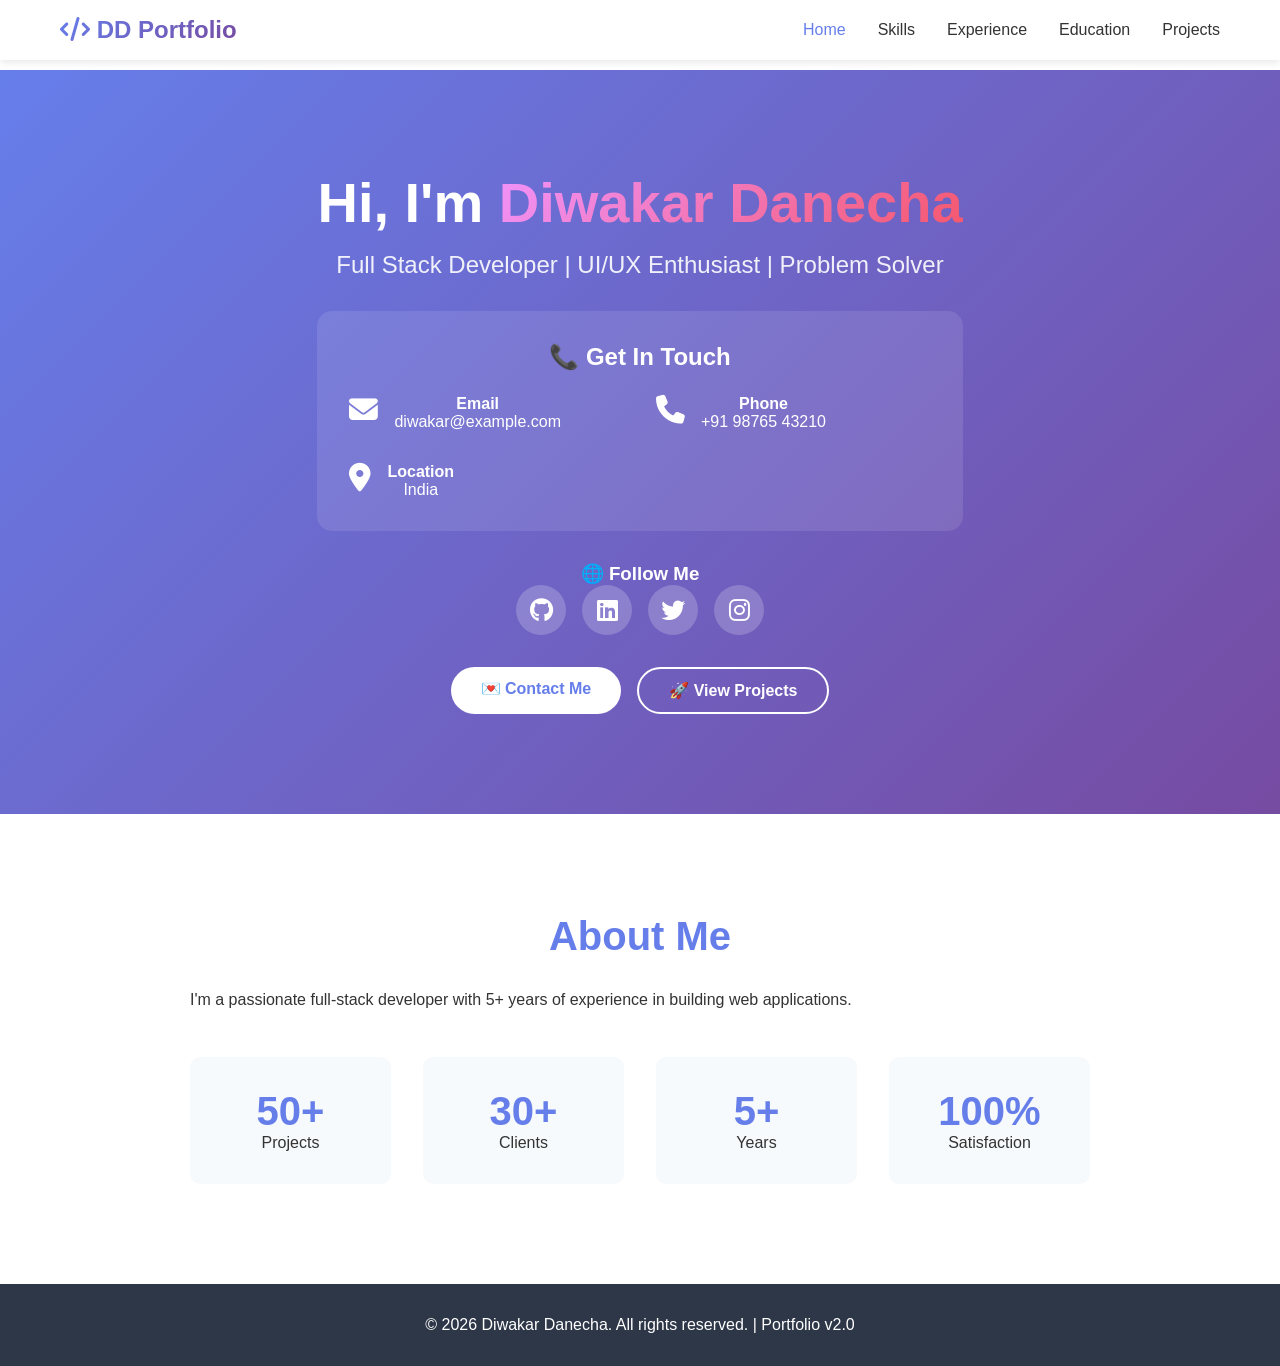
<file: index.html>
<!DOCTYPE html>
<html lang="en">
<head>
    <meta charset="UTF-8">
    <meta name="viewport" content="width=device-width, initial-scale=1.0">
    <link rel="stylesheet" href="https://cdnjs.cloudflare.com/ajax/libs/font-awesome/6.4.0/css/all.min.css">
    <title>Diwakar Danecha - Web Developer</title>
    <style>
        * { margin: 0; padding: 0; box-sizing: border-box; }
        body { font-family: 'Segoe UI', Tahoma, Geneva, Verdana, sans-serif; color: #333; }
        nav { background: #fff; position: fixed; width: 100%; top: 0; z-index: 1000; box-shadow: 0 2px 8px rgba(0,0,0,0.1); }
        .nav-container { max-width: 1200px; margin: 0 auto; display: flex; justify-content: space-between; align-items: center; padding: 1rem 20px; }
        .logo { font-size: 1.5rem; font-weight: bold; background: linear-gradient(135deg, #667eea, #764ba2); -webkit-background-clip: text; -webkit-text-fill-color: transparent; }
        .nav-menu { display: flex; list-style: none; gap: 2rem; }
        .nav-link { text-decoration: none; color: #333; font-weight: 500; transition: color 0.3s; }
        .nav-link:hover, .nav-link.active { color: #667eea; }
        main { margin-top: 70px; }
        .hero { background: linear-gradient(135deg, #667eea 0%, #764ba2 100%); color: white; padding: 100px 20px; text-align: center; min-height: 70vh; display: flex; align-items: center; justify-content: center; }
        .hero-content { max-width: 800px; }
        .hero h1 { font-size: 3.5rem; margin-bottom: 1rem; }
        .hero h1 span { background: linear-gradient(135deg, #f093fb, #f5576c); -webkit-background-clip: text; -webkit-text-fill-color: transparent; }
        .hero-subtitle { font-size: 1.5rem; opacity: 0.9; }
        .contact-section { background: rgba(255,255,255,0.1); padding: 2rem; border-radius: 15px; margin: 2rem 0; }
        .contact-section h3 { font-size: 1.5rem; margin-bottom: 1.5rem; }
        .contact-details { display: grid; grid-template-columns: repeat(auto-fit, minmax(200px, 1fr)); gap: 2rem; }
        .contact-item { display: flex; gap: 1rem; }
        .contact-item i { font-size: 1.8rem; }
        .social-icons { display: flex; gap: 1rem; justify-content: center; }
        .social-icon { width: 50px; height: 50px; border-radius: 50%; background: rgba(255,255,255,0.2); display: flex; align-items: center; justify-content: center; font-size: 1.5rem; color: white; text-decoration: none; transition: all 0.3s; }
        .social-icon:hover { background: white; color: #667eea; }
        .hero-buttons { display: flex; gap: 1rem; justify-content: center; margin-top: 2rem; }
        .btn { padding: 12px 30px; border-radius: 50px; text-decoration: none; font-weight: 600; border: none; cursor: pointer; }
        .btn-primary { background: white; color: #667eea; }
        .btn-secondary { background: transparent; color: white; border: 2px solid white; }
        .intro { padding: 100px 20px; background: white; }
        .intro-content { max-width: 900px; margin: 0 auto; }
        .intro-content h2 { font-size: 2.5rem; margin-bottom: 2rem; text-align: center; color: #667eea; }
        .intro-stats { display: grid; grid-template-columns: repeat(4, 1fr); gap: 2rem; margin-top: 3rem; }
        .stat-box { text-align: center; padding: 2rem; background: #f7fafc; border-radius: 10px; }
        .stat-box h3 { font-size: 2.5rem; color: #667eea; }
        footer { background: #2d3748; color: white; padding: 2rem; text-align: center; }
    </style>
</head>
<body>
    <nav>
        <div class="nav-container">
            <a href="index.html" class="logo"><i class="fas fa-code"></i> DD Portfolio</a>
            <ul class="nav-menu">
                <li><a href="index.html" class="nav-link active">Home</a></li>
                <li><a href="skills.html" class="nav-link">Skills</a></li>
                <li><a href="experience.html" class="nav-link">Experience</a></li>
                <li><a href="education.html" class="nav-link">Education</a></li>
                <li><a href="projects.html" class="nav-link">Projects</a></li>
            </ul>
        </div>
    </nav>

    <main>
        <section class="hero">
            <div class="hero-content">
                <h1>Hi, I'm <span>Diwakar Danecha</span></h1>
                <p class="hero-subtitle">Full Stack Developer | UI/UX Enthusiast | Problem Solver</p>
                
                <div class="contact-section">
                    <h3>📞 Get In Touch</h3>
                    <div class="contact-details">
                        <div class="contact-item">
                            <i class="fas fa-envelope"></i>
                            <div><h4>Email</h4><p>diwakar@example.com</p></div>
                        </div>
                        <div class="contact-item">
                            <i class="fas fa-phone"></i>
                            <div><h4>Phone</h4><p>+91 98765 43210</p></div>
                        </div>
                        <div class="contact-item">
                            <i class="fas fa-map-marker-alt"></i>
                            <div><h4>Location</h4><p>India</p></div>
                        </div>
                    </div>
                </div>

                <div style="margin: 2rem 0;">
                    <h3>🌐 Follow Me</h3>
                    <div class="social-icons">
                        <a href="#" class="social-icon"><i class="fab fa-github"></i></a>
                        <a href="#" class="social-icon"><i class="fab fa-linkedin"></i></a>
                        <a href="#" class="social-icon"><i class="fab fa-twitter"></i></a>
                        <a href="#" class="social-icon"><i class="fab fa-instagram"></i></a>
                    </div>
                </div>

                <div class="hero-buttons">
                    <a href="mailto:diwakar@example.com" class="btn btn-primary">💌 Contact Me</a>
                    <a href="projects.html" class="btn btn-secondary">🚀 View Projects</a>
                </div>
            </div>
        </section>

        <section class="intro">
            <div class="intro-content">
                <h2>About Me</h2>
                <p>I'm a passionate full-stack developer with 5+ years of experience in building web applications.</p>
                
                <div class="intro-stats">
                    <div class="stat-box"><h3>50+</h3><p>Projects</p></div>
                    <div class="stat-box"><h3>30+</h3><p>Clients</p></div>
                    <div class="stat-box"><h3>5+</h3><p>Years</p></div>
                    <div class="stat-box"><h3>100%</h3><p>Satisfaction</p></div>
                </div>
            </div>
        </section>
    </main>

    <footer>
        <p>&copy; 2026 Diwakar Danecha. All rights reserved. | Portfolio v2.0</p>
    </footer>
</body>
</html>
</file>
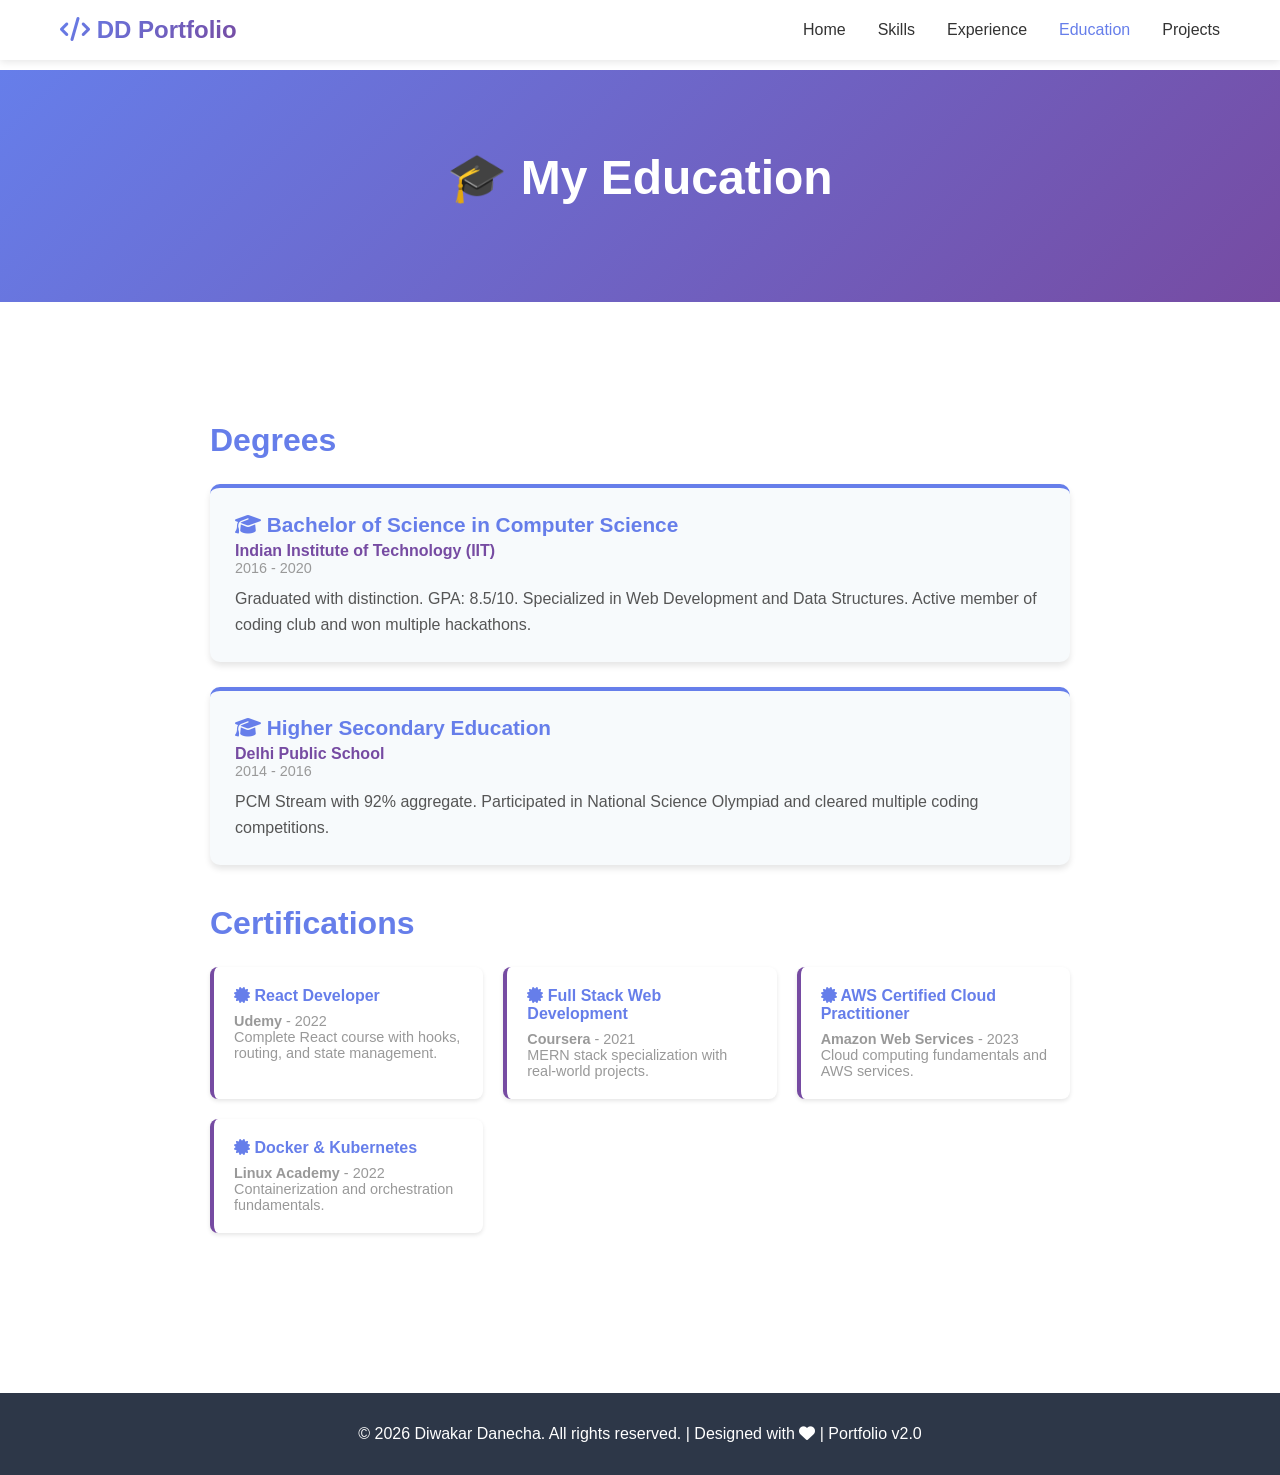
<file: education.html>
<!DOCTYPE html>
<html lang="en">
<head>
    <meta charset="UTF-8">
    <meta name="viewport" content="width=device-width, initial-scale=1.0">
    <link rel="stylesheet" href="https://cdnjs.cloudflare.com/ajax/libs/font-awesome/6.4.0/css/all.min.css">
    <title>Education - Diwakar Danecha</title>
    <style>
        * { margin: 0; padding: 0; box-sizing: border-box; }
        body { font-family: 'Segoe UI', Tahoma, Geneva, Verdana, sans-serif; color: #333; }
        nav { background: #fff; position: fixed; width: 100%; top: 0; z-index: 1000; box-shadow: 0 2px 8px rgba(0,0,0,0.1); }
        .nav-container { max-width: 1200px; margin: 0 auto; display: flex; justify-content: space-between; align-items: center; padding: 1rem 20px; }
        .logo { font-size: 1.5rem; font-weight: bold; background: linear-gradient(135deg, #667eea, #764ba2); -webkit-background-clip: text; -webkit-text-fill-color: transparent; cursor: pointer; text-decoration: none; }
        .nav-menu { display: flex; list-style: none; gap: 2rem; }
        .nav-link { text-decoration: none; color: #333; font-weight: 500; transition: color 0.3s; }
        .nav-link:hover, .nav-link.active { color: #667eea; }
        main { margin-top: 70px; }
        .page-hero { background: linear-gradient(135deg, #667eea 0%, #764ba2 100%); color: white; padding: 80px 20px; text-align: center; }
        .page-hero h1 { font-size: 3rem; margin-bottom: 1rem; }
        .page-content { max-width: 900px; margin: 0 auto; padding: 80px 20px 100px 20px; }
        .section-title { font-size: 2rem; color: #667eea; margin: 40px 0 25px 0; font-weight: 600; }
        .education-item { background: #f7fafc; padding: 25px; margin-bottom: 25px; border-radius: 10px; box-shadow: 0 4px 6px rgba(0,0,0,0.1); transition: all 0.3s; border-top: 4px solid #667eea; }
        .education-item:hover { transform: translateY(-5px); box-shadow: 0 8px 15px rgba(0,0,0,0.15); }
        .education-item h3 { color: #667eea; font-size: 1.3rem; margin-bottom: 5px; }
        .education-item .institution { color: #764ba2; font-weight: 600; }
        .education-item .year { color: #999; font-size: 0.9rem; margin-bottom: 10px; }
        .education-item p { color: #555; line-height: 1.6; }
        .cert-grid { display: grid; grid-template-columns: repeat(auto-fit, minmax(250px, 1fr)); gap: 20px; }
        .cert-item { background: white; padding: 20px; border-radius: 8px; border-left: 4px solid #764ba2; box-shadow: 0 2px 4px rgba(0,0,0,0.1); }
        .cert-item h4 { color: #667eea; margin-bottom: 8px; }
        .cert-item p { color: #999; font-size: 0.9rem; }
        footer { background: #2d3748; color: white; padding: 2rem; text-align: center; margin-top: 60px; }
        @media (max-width: 768px) { .nav-menu { gap: 1rem; font-size: 0.9rem; } .page-hero h1 { font-size: 2rem; } .cert-grid { grid-template-columns: 1fr; } }
    </style>
</head>
<body>
    <nav>
        <div class="nav-container">
            <a href="index.html" class="logo"><i class="fas fa-code"></i> DD Portfolio</a>
            <ul class="nav-menu">
                <li><a href="index.html" class="nav-link">Home</a></li>
                <li><a href="skills.html" class="nav-link">Skills</a></li>
                <li><a href="experience.html" class="nav-link">Experience</a></li>
                <li><a href="education.html" class="nav-link active">Education</a></li>
                <li><a href="projects.html" class="nav-link">Projects</a></li>
            </ul>
        </div>
    </nav>

    <main>
        <section class="page-hero">
            <h1>🎓 My Education</h1>
        </section>

        <section class="page-content">
            <div class="section-title">Degrees</div>
            
            <div class="education-item">
                <h3><i class="fas fa-graduation-cap"></i> Bachelor of Science in Computer Science</h3>
                <div class="institution">Indian Institute of Technology (IIT)</div>
                <div class="year">2016 - 2020</div>
                <p>Graduated with distinction. GPA: 8.5/10. Specialized in Web Development and Data Structures. Active member of coding club and won multiple hackathons.</p>
            </div>

            <div class="education-item">
                <h3><i class="fas fa-graduation-cap"></i> Higher Secondary Education</h3>
                <div class="institution">Delhi Public School</div>
                <div class="year">2014 - 2016</div>
                <p>PCM Stream with 92% aggregate. Participated in National Science Olympiad and cleared multiple coding competitions.</p>
            </div>

            <div class="section-title">Certifications</div>
            <div class="cert-grid">
                <div class="cert-item">
                    <h4><i class="fas fa-certificate"></i> React Developer</h4>
                    <p><strong>Udemy</strong> - 2022</p>
                    <p>Complete React course with hooks, routing, and state management.</p>
                </div>
                <div class="cert-item">
                    <h4><i class="fas fa-certificate"></i> Full Stack Web Development</h4>
                    <p><strong>Coursera</strong> - 2021</p>
                    <p>MERN stack specialization with real-world projects.</p>
                </div>
                <div class="cert-item">
                    <h4><i class="fas fa-certificate"></i> AWS Certified Cloud Practitioner</h4>
                    <p><strong>Amazon Web Services</strong> - 2023</p>
                    <p>Cloud computing fundamentals and AWS services.</p>
                </div>
                <div class="cert-item">
                    <h4><i class="fas fa-certificate"></i> Docker & Kubernetes</h4>
                    <p><strong>Linux Academy</strong> - 2022</p>
                    <p>Containerization and orchestration fundamentals.</p>
                </div>
            </div>
        </section>
    </main>

    <footer>
        <p>&copy; 2026 Diwakar Danecha. All rights reserved. | Designed with <i class="fas fa-heart"></i> | Portfolio v2.0</p>
    </footer>
</body>
</html>
</file>
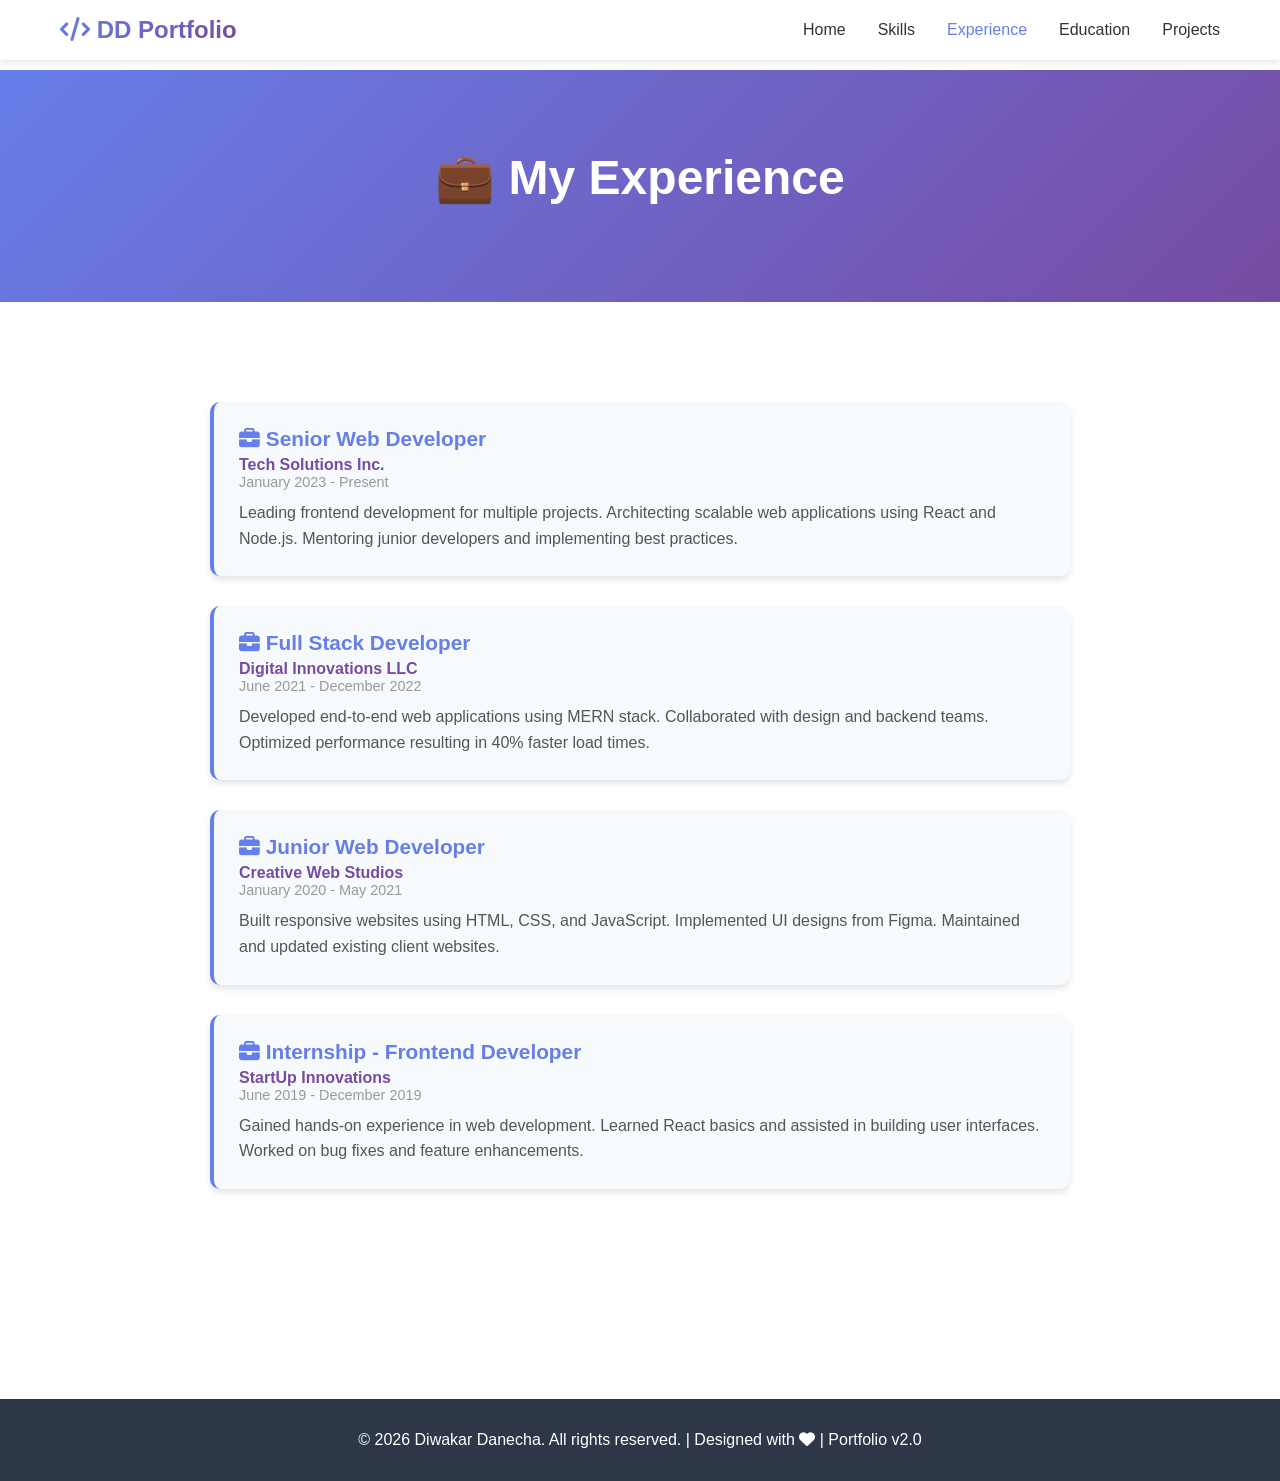
<file: experience.html>
<!DOCTYPE html>
<html lang="en">
<head>
    <meta charset="UTF-8">
    <meta name="viewport" content="width=device-width, initial-scale=1.0">
    <link rel="stylesheet" href="https://cdnjs.cloudflare.com/ajax/libs/font-awesome/6.4.0/css/all.min.css">
    <title>Experience - Diwakar Danecha</title>
    <style>
        * { margin: 0; padding: 0; box-sizing: border-box; }
        body { font-family: 'Segoe UI', Tahoma, Geneva, Verdana, sans-serif; color: #333; }
        nav { background: #fff; position: fixed; width: 100%; top: 0; z-index: 1000; box-shadow: 0 2px 8px rgba(0,0,0,0.1); }
        .nav-container { max-width: 1200px; margin: 0 auto; display: flex; justify-content: space-between; align-items: center; padding: 1rem 20px; }
        .logo { font-size: 1.5rem; font-weight: bold; background: linear-gradient(135deg, #667eea, #764ba2); -webkit-background-clip: text; -webkit-text-fill-color: transparent; cursor: pointer; text-decoration: none; }
        .nav-menu { display: flex; list-style: none; gap: 2rem; }
        .nav-link { text-decoration: none; color: #333; font-weight: 500; transition: color 0.3s; }
        .nav-link:hover, .nav-link.active { color: #667eea; }
        main { margin-top: 70px; }
        .page-hero { background: linear-gradient(135deg, #667eea 0%, #764ba2 100%); color: white; padding: 80px 20px; text-align: center; }
        .page-hero h1 { font-size: 3rem; margin-bottom: 1rem; }
        .page-content { max-width: 900px; margin: 0 auto; padding: 80px 20px 100px 20px; }
        .section-title { font-size: 2rem; color: #667eea; margin: 40px 0 25px 0; font-weight: 600; }
        .timeline { position: relative; padding: 20px 0; }
        .timeline-item { background: #f7fafc; padding: 25px; margin-bottom: 30px; border-radius: 10px; border-left: 4px solid #667eea; box-shadow: 0 4px 6px rgba(0,0,0,0.1); transition: all 0.3s; }
        .timeline-item:hover { transform: translateX(5px); box-shadow: 0 8px 15px rgba(0,0,0,0.15); }
        .timeline-item h3 { color: #667eea; font-size: 1.3rem; margin-bottom: 5px; }
        .timeline-item .company { color: #764ba2; font-weight: 600; }
        .timeline-item .dates { color: #999; font-size: 0.9rem; margin-bottom: 10px; }
        .timeline-item p { color: #555; line-height: 1.6; }
        footer { background: #2d3748; color: white; padding: 2rem; text-align: center; margin-top: 60px; }
        @media (max-width: 768px) { .nav-menu { gap: 1rem; font-size: 0.9rem; } .page-hero h1 { font-size: 2rem; } }
    </style>
</head>
<body>
    <nav>
        <div class="nav-container">
            <a href="index.html" class="logo"><i class="fas fa-code"></i> DD Portfolio</a>
            <ul class="nav-menu">
                <li><a href="index.html" class="nav-link">Home</a></li>
                <li><a href="skills.html" class="nav-link">Skills</a></li>
                <li><a href="experience.html" class="nav-link active">Experience</a></li>
                <li><a href="education.html" class="nav-link">Education</a></li>
                <li><a href="projects.html" class="nav-link">Projects</a></li>
            </ul>
        </div>
    </nav>

    <main>
        <section class="page-hero">
            <h1>💼 My Experience</h1>
        </section>

        <section class="page-content">
            <div class="timeline">
                <div class="timeline-item">
                    <h3><i class="fas fa-briefcase"></i> Senior Web Developer</h3>
                    <div class="company">Tech Solutions Inc.</div>
                    <div class="dates">January 2023 - Present</div>
                    <p>Leading frontend development for multiple projects. Architecting scalable web applications using React and Node.js. Mentoring junior developers and implementing best practices.</p>
                </div>

                <div class="timeline-item">
                    <h3><i class="fas fa-briefcase"></i> Full Stack Developer</h3>
                    <div class="company">Digital Innovations LLC</div>
                    <div class="dates">June 2021 - December 2022</div>
                    <p>Developed end-to-end web applications using MERN stack. Collaborated with design and backend teams. Optimized performance resulting in 40% faster load times.</p>
                </div>

                <div class="timeline-item">
                    <h3><i class="fas fa-briefcase"></i> Junior Web Developer</h3>
                    <div class="company">Creative Web Studios</div>
                    <div class="dates">January 2020 - May 2021</div>
                    <p>Built responsive websites using HTML, CSS, and JavaScript. Implemented UI designs from Figma. Maintained and updated existing client websites.</p>
                </div>

                <div class="timeline-item">
                    <h3><i class="fas fa-briefcase"></i> Internship - Frontend Developer</h3>
                    <div class="company">StartUp Innovations</div>
                    <div class="dates">June 2019 - December 2019</div>
                    <p>Gained hands-on experience in web development. Learned React basics and assisted in building user interfaces. Worked on bug fixes and feature enhancements.</p>
                </div>
            </div>
        </section>
    </main>

    <footer>
        <p>&copy; 2026 Diwakar Danecha. All rights reserved. | Designed with <i class="fas fa-heart"></i> | Portfolio v2.0</p>
    </footer>
</body>
</html>
</file>
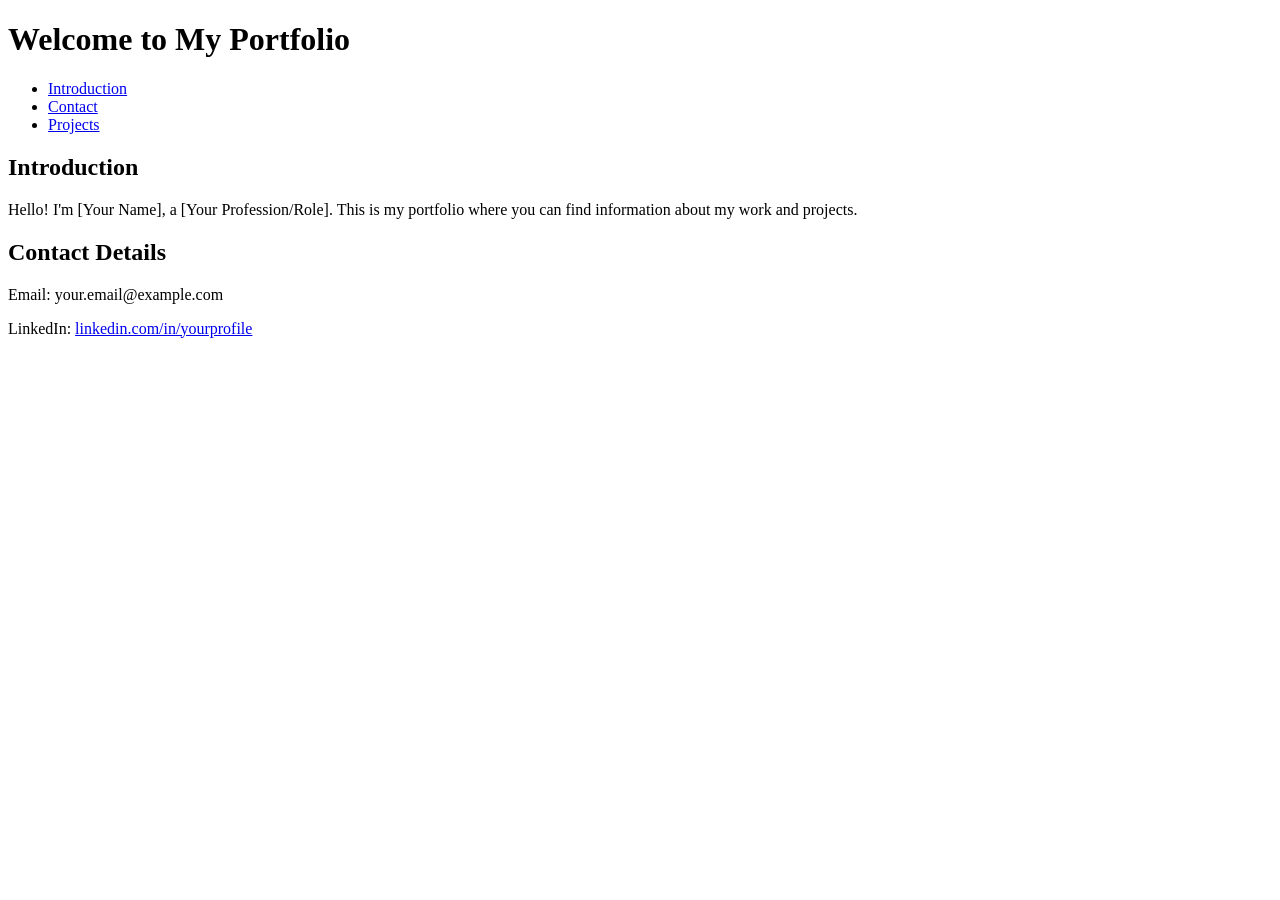
<file: home.html>
<!DOCTYPE html>
<html lang="en">
<head>
    <meta charset="UTF-8">
    <meta name="viewport" content="width=device-width, initial-scale=1.0">
    <title>Portfolio</title>
</head>
<body>
    <header>
        <h1>Welcome to My Portfolio</h1>
        <nav>
            <ul>
                <li><a href="#introduction">Introduction</a></li>
                <li><a href="#contact">Contact</a></li>
                <li><a href="#projects">Projects</a></li>
            </ul>
        </nav>
    </header>
    <section id="introduction">
        <h2>Introduction</h2>
        <p>Hello! I'm [Your Name], a [Your Profession/Role]. This is my portfolio where you can find information about my work and projects.</p>
    </section>
    <section id="contact">
        <h2>Contact Details</h2>
        <p>Email: your.email@example.com</p>
        <p>LinkedIn: <a href="https://www.linkedin.com/in/yourprofile">linkedin.com/in/yourprofile</a></p>
    </section>
</body>
</html>
</file>
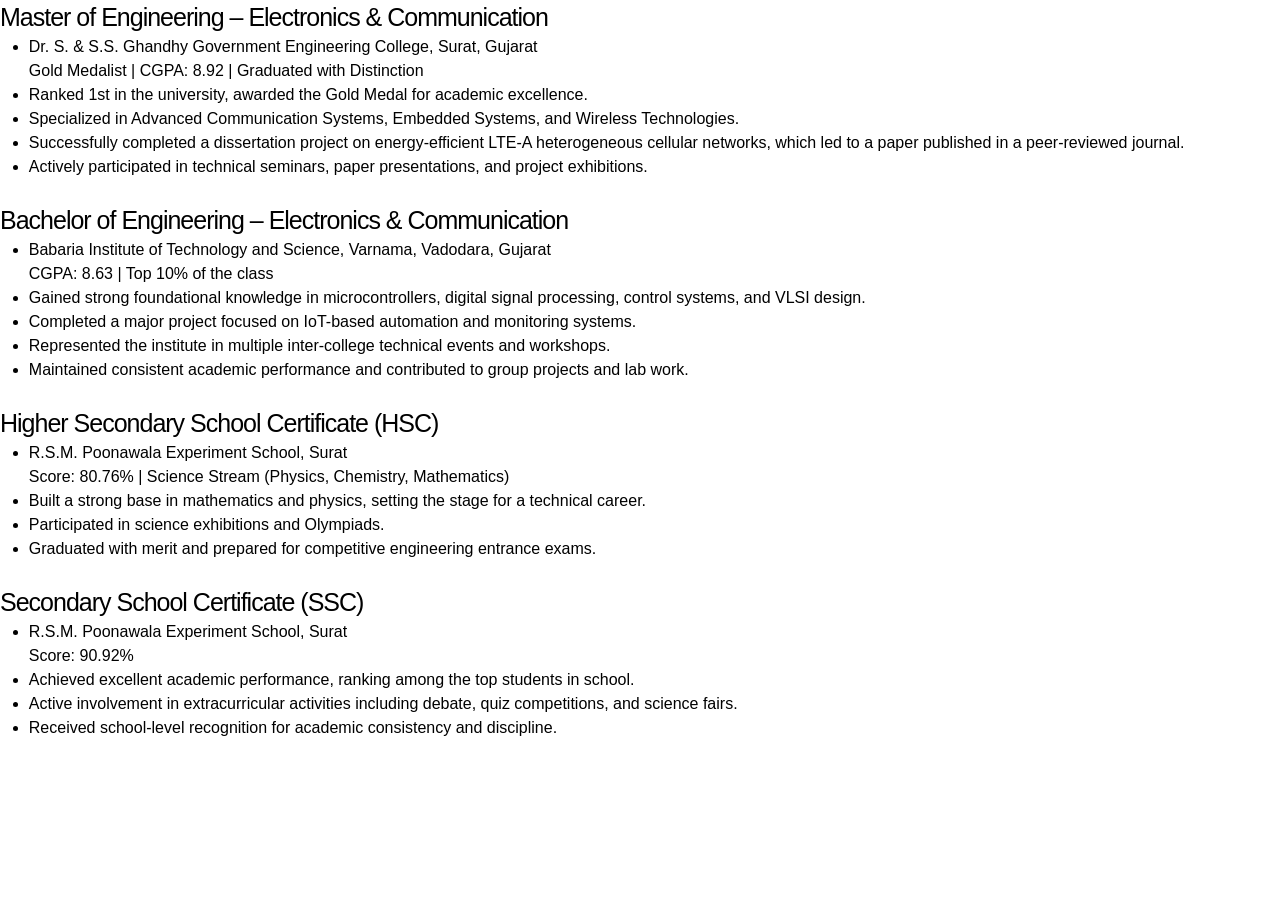
<file: saved_resource.html>
<!DOCTYPE html>
<!-- saved from url=(0137)https://editor.wix.com/html/editor/web/renderer/edit/2262ab41-b438-48e7-85f7-d5d7e0167452?metaSiteId=68962bf6-beb4-4ba9-a2cf-788839209a39 -->
<html dir="ltr" lang="en" style="overflow-y: hidden;"><head><meta http-equiv="Content-Type" content="text/html; charset=UTF-8"><title data-cke-title="Rich Text Editor, editor3">Rich Text Editor, editor3</title><style data-cke-temp="1">html{cursor:text;*cursor:auto}
img,input,textarea{cursor:default}</style><link type="text/css" rel="stylesheet" href="./contents.css"><link type="text/css" rel="stylesheet" href="./contents_santa_editor.css"><style data-cke-temp="1">.cke_editable{cursor:text}.cke_editable img,.cke_editable input,.cke_editable textarea{cursor:default}</style><style id="overFlowCss" type="text/css">body {overflow: hidden !important;}</style><link id="viewerCss" type="text/css" rel="stylesheet" href="./viewer.css"><style id="style_Properties" type="text/css">.cke_editable p, .cke_editable h1, .cke_editable h2, .cke_editable h3, .cke_editable h4, .cke_editable h5, .cke_editable h6, .cke_editable ul, .cke_editable ol {  }</style><link id="wix_richtext_font_url_languages" type="text/css" rel="stylesheet" href="./fonts.n4jkv23h7cty2lxtptuz.css"><link id="wix_richtext_font_url_googleFonts" type="text/css" rel="stylesheet" href="./google.hba6ofik00l4m5mejlr2.css"><link id="wix_richtext_font_url_wixmadefor" type="text/css" rel="stylesheet" href="./wixMadefor.j95mkaziqjnrn77aekr8.css"><style id="wfont_3a8dbe_4dfe527e7f3d4ab59ccdca1f3e2a5f5e,wf_4dfe527e7f3d4ab59ccdca1f3,orig_calibri_italic" type="text/css">@font-face {
font-family: wf_4dfe527e7f3d4ab59ccdca1f3;
src: url("https://static.wixstatic.com/ufonts/3a8dbe_4dfe527e7f3d4ab59ccdca1f3e2a5f5e/woff2/file.woff2") format("woff2"),
url("https://static.wixstatic.com/ufonts/3a8dbe_4dfe527e7f3d4ab59ccdca1f3e2a5f5e/woff/file.woff") format("woff"),
url("https://static.wixstatic.com/ufonts/3a8dbe_4dfe527e7f3d4ab59ccdca1f3e2a5f5e/ttf/file.ttf") format("ttf");
}
</style><style id="wfont_3a8dbe_4c8f706f45f9457c8c076344e562e8f5,wf_4c8f706f45f9457c8c076344e,orig_calibri_bold_italic" type="text/css">@font-face {
font-family: wf_4c8f706f45f9457c8c076344e;
src: url("https://static.wixstatic.com/ufonts/3a8dbe_4c8f706f45f9457c8c076344e562e8f5/woff2/file.woff2") format("woff2"),
url("https://static.wixstatic.com/ufonts/3a8dbe_4c8f706f45f9457c8c076344e562e8f5/woff/file.woff") format("woff"),
url("https://static.wixstatic.com/ufonts/3a8dbe_4c8f706f45f9457c8c076344e562e8f5/ttf/file.ttf") format("ttf");
}
</style><style id="wfont_3a8dbe_095ef57d4a0c498fa4ae6be2eac6fd5f,wf_095ef57d4a0c498fa4ae6be2e,orig_calibri_bold" type="text/css">@font-face {
font-family: wf_095ef57d4a0c498fa4ae6be2e;
src: url("https://static.wixstatic.com/ufonts/3a8dbe_095ef57d4a0c498fa4ae6be2eac6fd5f/woff2/file.woff2") format("woff2"),
url("https://static.wixstatic.com/ufonts/3a8dbe_095ef57d4a0c498fa4ae6be2eac6fd5f/woff/file.woff") format("woff"),
url("https://static.wixstatic.com/ufonts/3a8dbe_095ef57d4a0c498fa4ae6be2eac6fd5f/ttf/file.ttf") format("ttf");
}
</style><style id="wfont_c6dfba_f5233397c8a948978c1dc4b99c23a548,wf_f5233397c8a948978c1dc4b99,orig_calibri" type="text/css">@font-face {
font-family: wf_f5233397c8a948978c1dc4b99;
src: url("https://static.wixstatic.com/ufonts/c6dfba_f5233397c8a948978c1dc4b99c23a548/woff2/file.woff2") format("woff2"),
url("https://static.wixstatic.com/ufonts/c6dfba_f5233397c8a948978c1dc4b99c23a548/woff/file.woff") format("woff"),
url("https://static.wixstatic.com/ufonts/c6dfba_f5233397c8a948978c1dc4b99c23a548/ttf/file.ttf") format("ttf");
}
</style><style id="wfont_c6dfba_f5233397c8a948978c1dc4b99c23a548, wf_f5233397c8a948978c1dc4b99, orig_calibri" type="text/css">@font-face {
font-family: wf_f5233397c8a948978c1dc4b99;
src: url("https://static.wixstatic.com/ufonts/c6dfba_f5233397c8a948978c1dc4b99c23a548/woff2/file.woff2") format("woff2"),
url("https://static.wixstatic.com/ufonts/c6dfba_f5233397c8a948978c1dc4b99c23a548/woff/file.woff") format("woff"),
url("https://static.wixstatic.com/ufonts/c6dfba_f5233397c8a948978c1dc4b99c23a548/ttf/file.ttf") format("ttf");
}
</style><style id="theme_fonts" type="text/css">.font_0 {font: normal normal normal 82px/1.1em gilroy,sans-serif; color: #000000; letter-spacing: -0.05em;}
.font_1 {font: normal normal normal 16px/1.4em din-next-w01-light,sans-serif; color: #404040; letter-spacing: 0em;}
.font_2 {font: normal normal normal 62px/1.2em gilroy,sans-serif; color: #000000; letter-spacing: -0.05em;}
.font_3 {font: normal normal normal 42px/1.2em gilroy,sans-serif; color: #000000; letter-spacing: -0.04em;}
.font_4 {font: normal normal normal 25px/1.4em gilroy,sans-serif; color: #000000; letter-spacing: -0.04em;}
.font_5 {font: normal normal normal 22px/1.4em gilroy,sans-serif; color: #000000; letter-spacing: -0.03em;}
.font_6 {font: normal normal normal 18px/1.4em gilroy,sans-serif; color: #000000; letter-spacing: -0.02em;}
.font_7 {font: normal normal normal 18px/1.3em gilroy,sans-serif; color: #000000; letter-spacing: -0.01em;}
.font_8 {font: normal normal normal 16px/1.5em gilroy,sans-serif; color: #000000; letter-spacing: 0em;}
.font_9 {font: normal normal normal 14px/1.3em gilroy,sans-serif; color: #000000; letter-spacing: 0em;}
.font_10 {font: normal normal normal 12px/1.4em din-next-w01-light,sans-serif; color: #404040; letter-spacing: 0em;}
</style><style id="theme_colors" type="text/css">.color_0 {color: #FFFFFF;}
.backcolor_0 {background-color: #FFFFFF;}
.color_1 {color: #FFFFFF;}
.backcolor_1 {background-color: #FFFFFF;}
.color_2 {color: #000000;}
.backcolor_2 {background-color: #000000;}
.color_3 {color: #ED1C24;}
.backcolor_3 {background-color: #ED1C24;}
.color_4 {color: #0088CB;}
.backcolor_4 {background-color: #0088CB;}
.color_5 {color: #FFCB05;}
.backcolor_5 {background-color: #FFCB05;}
.color_6 {color: #727272;}
.backcolor_6 {background-color: #727272;}
.color_7 {color: #B0B0B0;}
.backcolor_7 {background-color: #B0B0B0;}
.color_8 {color: #FFFFFF;}
.backcolor_8 {background-color: #FFFFFF;}
.color_9 {color: #727272;}
.backcolor_9 {background-color: #727272;}
.color_10 {color: #B0B0B0;}
.backcolor_10 {background-color: #B0B0B0;}
.color_11 {color: #FFFFFF;}
.backcolor_11 {background-color: #FFFFFF;}
.color_12 {color: #FFD1EA;}
.backcolor_12 {background-color: #FFD1EA;}
.color_13 {color: #D9D9D9;}
.backcolor_13 {background-color: #D9D9D9;}
.color_14 {color: #404040;}
.backcolor_14 {background-color: #404040;}
.color_15 {color: #000000;}
.backcolor_15 {background-color: #000000;}
.color_16 {color: #E5F0FE;}
.backcolor_16 {background-color: #E5F0FE;}
.color_17 {color: #FFFFFF;}
.backcolor_17 {background-color: #FFFFFF;}
.color_18 {color: #000000;}
.backcolor_18 {background-color: #000000;}
.color_19 {color: #003A96;}
.backcolor_19 {background-color: #003A96;}
.color_20 {color: #001D4B;}
.backcolor_20 {background-color: #001D4B;}
.color_21 {color: #F9C5B4;}
.backcolor_21 {background-color: #F9C5B4;}
.color_22 {color: #F3A78F;}
.backcolor_22 {background-color: #F3A78F;}
.color_23 {color: #FFD1EA;}
.backcolor_23 {background-color: #FFD1EA;}
.color_24 {color: #9E3B1B;}
.backcolor_24 {background-color: #9E3B1B;}
.color_25 {color: #4F1D0E;}
.backcolor_25 {background-color: #4F1D0E;}
.color_26 {color: #D2ACF7;}
.backcolor_26 {background-color: #D2ACF7;}
.color_27 {color: #BA83F0;}
.backcolor_27 {background-color: #BA83F0;}
.color_28 {color: #8015E8;}
.backcolor_28 {background-color: #8015E8;}
.color_29 {color: #550E9B;}
.backcolor_29 {background-color: #550E9B;}
.color_30 {color: #2B074D;}
.backcolor_30 {background-color: #2B074D;}
.color_31 {color: #B1D3BB;}
.backcolor_31 {background-color: #B1D3BB;}
.color_32 {color: #7FA88B;}
.backcolor_32 {background-color: #7FA88B;}
.color_33 {color: #407C51;}
.backcolor_33 {background-color: #407C51;}
.color_34 {color: #2B5336;}
.backcolor_34 {background-color: #2B5336;}
.color_35 {color: #15291B;}
.backcolor_35 {background-color: #15291B;}
.color_36 {color: #FFFFFF;}
.backcolor_36 {background-color: #FFFFFF;}
.color_37 {color: #000000;}
.backcolor_37 {background-color: #000000;}
.color_38 {color: #BFBFBF;}
.backcolor_38 {background-color: #BFBFBF;}
.color_39 {color: #808080;}
.backcolor_39 {background-color: #808080;}
.color_40 {color: #404040;}
.backcolor_40 {background-color: #404040;}
.color_41 {color: #BB2423;}
.backcolor_41 {background-color: #BB2423;}
.color_42 {color: #FFD1EA;}
.backcolor_42 {background-color: #FFD1EA;}
.color_43 {color: #E81F27;}
.backcolor_43 {background-color: #E81F27;}
.color_44 {color: #FF64BA;}
.backcolor_44 {background-color: #FF64BA;}
.color_45 {color: #000000;}
.backcolor_45 {background-color: #000000;}
.color_46 {color: #000000;}
.backcolor_46 {background-color: #000000;}
.color_47 {color: #000000;}
.backcolor_47 {background-color: #000000;}
.color_48 {color: #BB2423;}
.backcolor_48 {background-color: #BB2423;}
.color_49 {color: #BB2423;}
.backcolor_49 {background-color: #BB2423;}
.color_50 {color: #FFFFFF;}
.backcolor_50 {background-color: #FFFFFF;}
.color_51 {color: #FFFFFF;}
.backcolor_51 {background-color: #FFFFFF;}
.color_52 {color: #BB2423;}
.backcolor_52 {background-color: #BB2423;}
.color_53 {color: #BB2423;}
.backcolor_53 {background-color: #BB2423;}
.color_54 {color: #404040;}
.backcolor_54 {background-color: #404040;}
.color_55 {color: #404040;}
.backcolor_55 {background-color: #404040;}
.color_56 {color: #BFBFBF;}
.backcolor_56 {background-color: #BFBFBF;}
.color_57 {color: #FFFFFF;}
.backcolor_57 {background-color: #FFFFFF;}
.color_58 {color: #BB2423;}
.backcolor_58 {background-color: #BB2423;}
.color_59 {color: #BB2423;}
.backcolor_59 {background-color: #BB2423;}
.color_60 {color: #BB2423;}
.backcolor_60 {background-color: #BB2423;}
.color_61 {color: #BB2423;}
.backcolor_61 {background-color: #BB2423;}
.color_62 {color: #FFFFFF;}
.backcolor_62 {background-color: #FFFFFF;}
.color_63 {color: #404040;}
.backcolor_63 {background-color: #404040;}
.color_64 {color: #404040;}
.backcolor_64 {background-color: #404040;}
.color_65 {color: #BFBFBF;}
.backcolor_65 {background-color: #BFBFBF;}
</style></head><body contenteditable="true" class="cke_editable cke_editable_themed cke_contents_ltr non-letter-spacing-reset" spellcheck="true"><h4 class="font_4">Master of Engineering – Electronics &amp; Communication</h4><ul style="text-align:justify" class="font_8"><li><p class="font_8">Dr. S. &amp; S.S. Ghandhy Government Engineering College, Surat, Gujarat<br>Gold Medalist | CGPA: 8.92 | Graduated with Distinction</p></li><li><p class="font_8">Ranked 1st in the university, awarded the Gold Medal for academic excellence.</p></li><li><p class="font_8">Specialized in Advanced Communication Systems, Embedded Systems, and Wireless Technologies.</p></li><li><p class="font_8">Successfully completed a dissertation project on energy-efficient LTE-A heterogeneous cellular networks, which led to a paper published in a peer-reviewed journal.</p></li><li style="line-height: 1.5em;"><p class="font_8" style="line-height: 1.5em;">Actively participated in technical seminars, paper presentations, and project exhibitions.</p></li></ul><p class="font_8" style="line-height: 1.5em;"><span class="wixGuard">​</span><br></p><h4 style="line-height:1.4em" class="font_4">Bachelor of Engineering – Electronics &amp; Communication</h4><ul style="text-align:justify" class="font_8"><li><p class="font_8">Babaria Institute of Technology and Science, Varnama, Vadodara, Gujarat<br>CGPA: 8.63 | Top 10% of the class</p></li><li><p class="font_8">Gained strong foundational knowledge in microcontrollers, digital signal processing, control systems, and VLSI design.</p></li><li><p class="font_8">Completed a major project focused on IoT-based automation and monitoring systems.</p></li><li><p class="font_8">Represented the institute in multiple inter-college technical events and workshops.</p></li><li><p class="font_8">Maintained consistent academic performance and contributed to group projects and lab work.</p></li></ul><p class="font_8"><span class="wixGuard">​</span><br></p><h4 style="line-height:1.4em" class="font_4">Higher Secondary School Certificate (HSC)</h4><ul style="text-align:justify" class="font_8"><li><p class="font_8">R.S.M. Poonawala Experiment School, Surat<br>Score: 80.76% | Science Stream (Physics, Chemistry, Mathematics)</p></li><li style="line-height:1.5em"><p style="line-height:1.5em" class="font_8">Built a strong base in mathematics and physics, setting the stage for a technical career.</p></li><li><p class="font_8">Participated in science exhibitions and Olympiads.</p></li><li><p class="font_8">Graduated with merit and prepared for competitive engineering entrance exams.</p></li></ul><p class="font_8"><span class="wixGuard">​</span><br></p><h4 style="line-height:1.4em" class="font_4">Secondary School Certificate (SSC)</h4><ul style="text-align:justify" class="font_8"><li style="line-height:1.5em"><p style="line-height:1.5em" class="font_8">R.S.M. Poonawala Experiment School, Surat<br>Score: 90.92%</p></li><li><p class="font_8">Achieved excellent academic performance, ranking among the top students in school.</p></li><li><p class="font_8">Active involvement in extracurricular activities including debate, quiz competitions, and science fairs.</p></li><li><p class="font_8">Received school-level recognition for academic consistency and discipline.</p></li></ul></body></html>
</file>
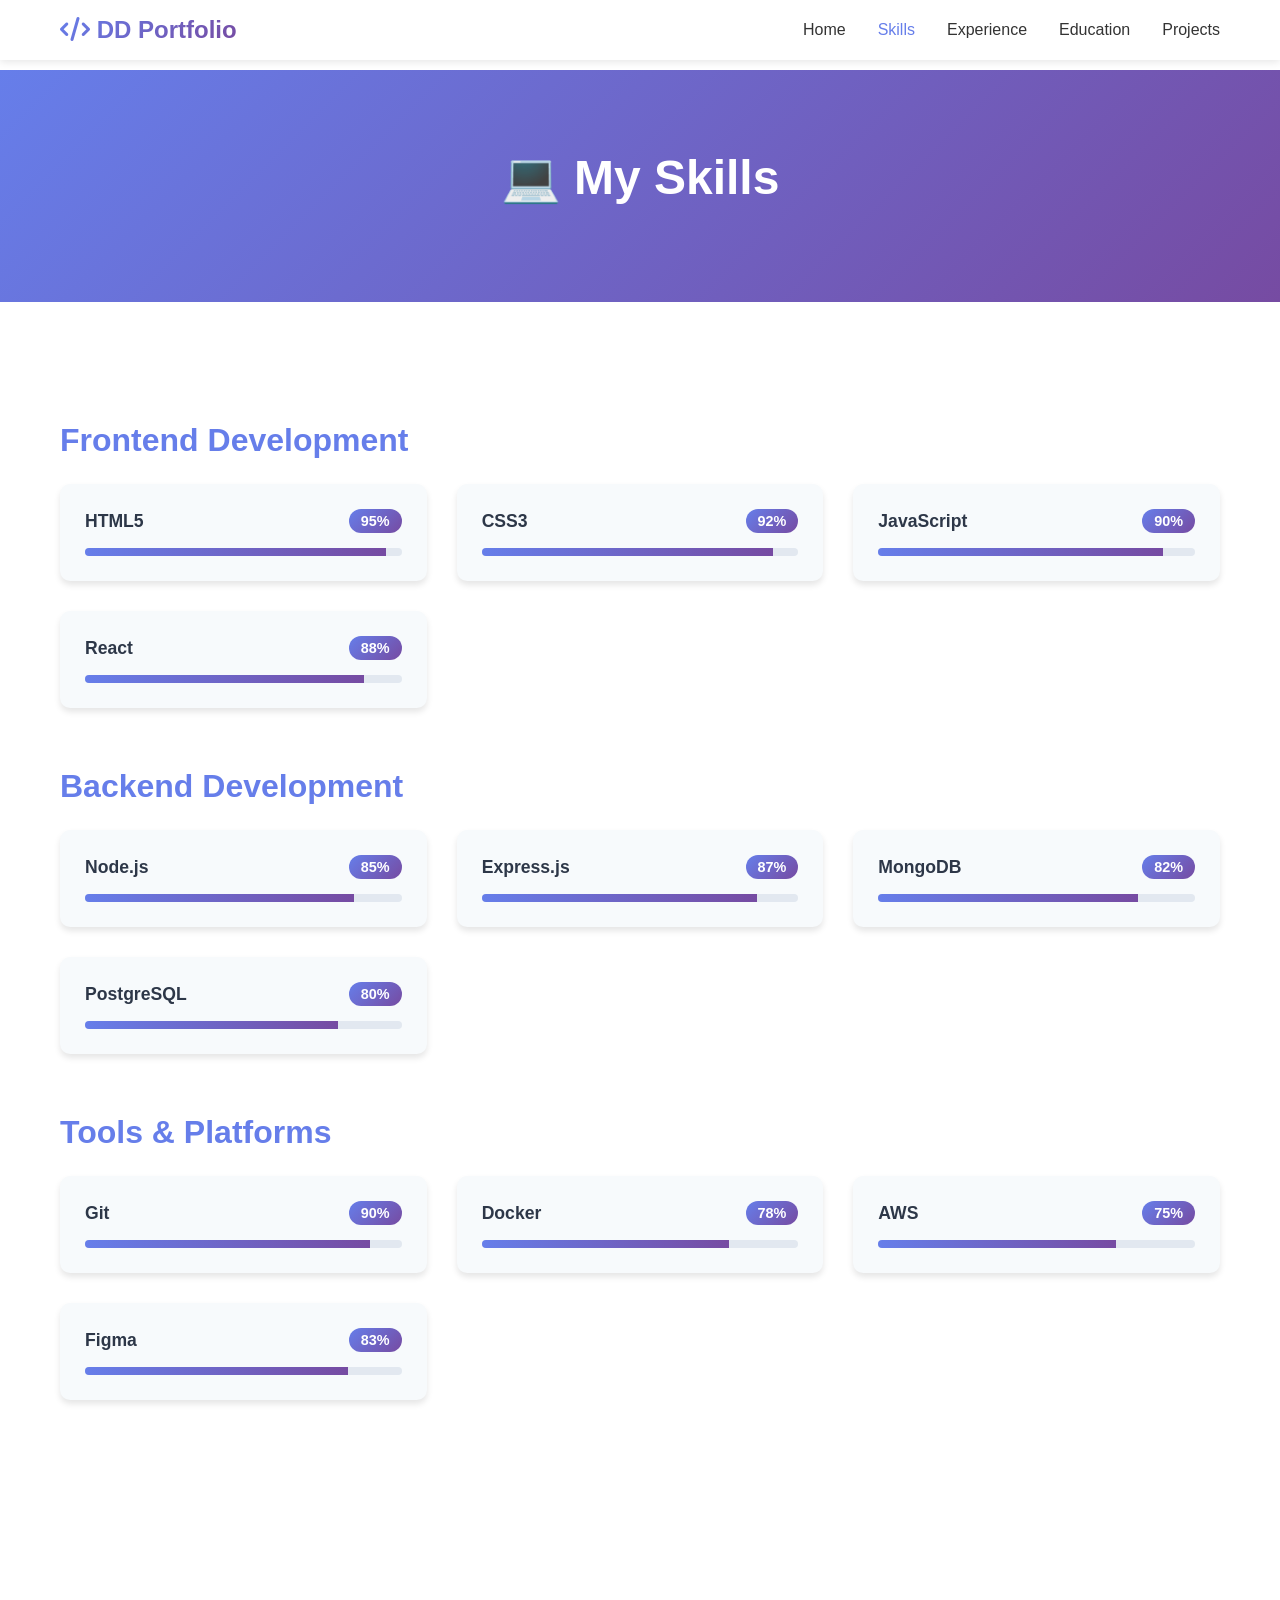
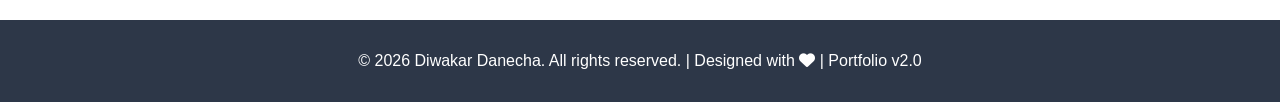
<file: skills.html>
<!DOCTYPE html>
<html lang="en">
<head>
    <meta charset="UTF-8">
    <meta name="viewport" content="width=device-width, initial-scale=1.0">
    <link rel="stylesheet" href="https://cdnjs.cloudflare.com/ajax/libs/font-awesome/6.4.0/css/all.min.css">
    <title>Skills - Diwakar Danecha</title>
    <style>
        * { margin: 0; padding: 0; box-sizing: border-box; }
        body { font-family: 'Segoe UI', Tahoma, Geneva, Verdana, sans-serif; color: #333; }
        nav { background: #fff; position: fixed; width: 100%; top: 0; z-index: 1000; box-shadow: 0 2px 8px rgba(0,0,0,0.1); }
        .nav-container { max-width: 1200px; margin: 0 auto; display: flex; justify-content: space-between; align-items: center; padding: 1rem 20px; }
        .logo { font-size: 1.5rem; font-weight: bold; background: linear-gradient(135deg, #667eea, #764ba2); -webkit-background-clip: text; -webkit-text-fill-color: transparent; cursor: pointer; text-decoration: none; }
        .nav-menu { display: flex; list-style: none; gap: 2rem; }
        .nav-link { text-decoration: none; color: #333; font-weight: 500; transition: color 0.3s; }
        .nav-link:hover, .nav-link.active { color: #667eea; }
        main { margin-top: 70px; }
        .page-hero { background: linear-gradient(135deg, #667eea 0%, #764ba2 100%); color: white; padding: 80px 20px; text-align: center; }
        .page-hero h1 { font-size: 3rem; margin-bottom: 1rem; }
        .page-content { max-width: 1200px; margin: 0 auto; padding: 80px 20px 100px 20px; }
        .section-title { font-size: 2rem; color: #667eea; margin: 40px 0 25px 0; font-weight: 600; }
        .skills-grid { display: grid; grid-template-columns: repeat(auto-fit, minmax(280px, 1fr)); gap: 30px; margin-bottom: 60px; }
        .skill-item { background: #f7fafc; padding: 25px; border-radius: 10px; box-shadow: 0 4px 6px rgba(0,0,0,0.1); transition: all 0.3s; }
        .skill-item:hover { transform: translateY(-5px); box-shadow: 0 10px 20px rgba(0,0,0,0.15); }
        .skill-header { display: flex; justify-content: space-between; align-items: center; margin-bottom: 15px; }
        .skill-header h3 { margin: 0; color: #2d3748; font-size: 1.1rem; }
        .skill-level { background: linear-gradient(135deg, #667eea, #764ba2); color: white; padding: 4px 12px; border-radius: 20px; font-weight: 600; font-size: 0.9rem; }
        .progress-bar { height: 8px; background: #e2e8f0; border-radius: 10px; overflow: hidden; }
        .progress { height: 100%; background: linear-gradient(90deg, #667eea, #764ba2); }
        footer { background: #2d3748; color: white; padding: 2rem; text-align: center; margin-top: 60px; }
        @media (max-width: 768px) { .nav-menu { gap: 1rem; font-size: 0.9rem; } .page-hero h1 { font-size: 2rem; } .skills-grid { grid-template-columns: 1fr; } }
    </style>
</head>
<body>
    <nav>
        <div class="nav-container">
            <a href="index.html" class="logo"><i class="fas fa-code"></i> DD Portfolio</a>
            <ul class="nav-menu">
                <li><a href="index.html" class="nav-link">Home</a></li>
                <li><a href="skills.html" class="nav-link active">Skills</a></li>
                <li><a href="experience.html" class="nav-link">Experience</a></li>
                <li><a href="education.html" class="nav-link">Education</a></li>
                <li><a href="projects.html" class="nav-link">Projects</a></li>
            </ul>
        </div>
    </nav>

    <main>
        <section class="page-hero">
            <h1>💻 My Skills</h1>
        </section>

        <section class="page-content">
            <div class="section-title">Frontend Development</div>
            <div class="skills-grid">
                <div class="skill-item">
                    <div class="skill-header">
                        <h3>HTML5</h3>
                        <span class="skill-level">95%</span>
                    </div>
                    <div class="progress-bar"><div class="progress" style="width: 95%"></div></div>
                </div>
                <div class="skill-item">
                    <div class="skill-header">
                        <h3>CSS3</h3>
                        <span class="skill-level">92%</span>
                    </div>
                    <div class="progress-bar"><div class="progress" style="width: 92%"></div></div>
                </div>
                <div class="skill-item">
                    <div class="skill-header">
                        <h3>JavaScript</h3>
                        <span class="skill-level">90%</span>
                    </div>
                    <div class="progress-bar"><div class="progress" style="width: 90%"></div></div>
                </div>
                <div class="skill-item">
                    <div class="skill-header">
                        <h3>React</h3>
                        <span class="skill-level">88%</span>
                    </div>
                    <div class="progress-bar"><div class="progress" style="width: 88%"></div></div>
                </div>
            </div>

            <div class="section-title">Backend Development</div>
            <div class="skills-grid">
                <div class="skill-item">
                    <div class="skill-header">
                        <h3>Node.js</h3>
                        <span class="skill-level">85%</span>
                    </div>
                    <div class="progress-bar"><div class="progress" style="width: 85%"></div></div>
                </div>
                <div class="skill-item">
                    <div class="skill-header">
                        <h3>Express.js</h3>
                        <span class="skill-level">87%</span>
                    </div>
                    <div class="progress-bar"><div class="progress" style="width: 87%"></div></div>
                </div>
                <div class="skill-item">
                    <div class="skill-header">
                        <h3>MongoDB</h3>
                        <span class="skill-level">82%</span>
                    </div>
                    <div class="progress-bar"><div class="progress" style="width: 82%"></div></div>
                </div>
                <div class="skill-item">
                    <div class="skill-header">
                        <h3>PostgreSQL</h3>
                        <span class="skill-level">80%</span>
                    </div>
                    <div class="progress-bar"><div class="progress" style="width: 80%"></div></div>
                </div>
            </div>

            <div class="section-title">Tools & Platforms</div>
            <div class="skills-grid">
                <div class="skill-item">
                    <div class="skill-header">
                        <h3>Git</h3>
                        <span class="skill-level">90%</span>
                    </div>
                    <div class="progress-bar"><div class="progress" style="width: 90%"></div></div>
                </div>
                <div class="skill-item">
                    <div class="skill-header">
                        <h3>Docker</h3>
                        <span class="skill-level">78%</span>
                    </div>
                    <div class="progress-bar"><div class="progress" style="width: 78%"></div></div>
                </div>
                <div class="skill-item">
                    <div class="skill-header">
                        <h3>AWS</h3>
                        <span class="skill-level">75%</span>
                    </div>
                    <div class="progress-bar"><div class="progress" style="width: 75%"></div></div>
                </div>
                <div class="skill-item">
                    <div class="skill-header">
                        <h3>Figma</h3>
                        <span class="skill-level">83%</span>
                    </div>
                    <div class="progress-bar"><div class="progress" style="width: 83%"></div></div>
                </div>
            </div>
        </section>
    </main>

    <footer>
        <p>&copy; 2026 Diwakar Danecha. All rights reserved. | Designed with <i class="fas fa-heart"></i> | Portfolio v2.0</p>
    </footer>
</body>
</html>
</file>
<file: contents.css>
body{
	word-wrap: break-word;
	height: auto !important;
	margin-bottom: 1px !important;
	margin-top: 0 !important;
	margin-left: 0 !important;
	margin-right: 0 !important;
	-webkit-nbsp-mode: normal;
	overflow: hidden;
}

body:after {
	content: '';
	display: block;
	clear: both;
}

body > h1,body > h2,body > h3,body > h4,body > h5,body > h6,body > p,body > address,body > div, body > blockquote {
	max-width: 100%;
}

.cke_editable li{
	/* List items now have independent style: #SE-14336 */
	font-style: inherit;
	font-weight: inherit;
	line-height: inherit;
	letter-spacing: normal;
}

.cke_editable ol,.cke_editable ul{
	padding-left: 1.3em;
	padding-right: 0;
	margin-left: 0.5em;
	margin-right: 0;
	line-height: normal;
	letter-spacing: normal;
	margin-block-start: 0;
	margin-block-end: 0;
}

.cke_editable ul {
	list-style-type: disc;
}

.cke_editable ol {
	list-style-type: decimal;
}

.cke_editable ul ul, .cke_editable ol ul {
	list-style-type: circle;
}

.cke_editable ul ul ul, .cke_editable ul ol ul, .cke_editable ol ul ul, .cke_editable ol ol ul {
	list-style-type: square;
}

.cke_editable ul[dir="rtl"], .cke_editable ol[dir="rtl"] {
	padding-left: 0;
	padding-right: 1.3em;
	margin-left: 0;
	margin-right: 0.5em;
}

.cke_editable [dir="rtl"] ul, .cke_editable [dir="rtl"] ol {
	padding-left: 0;
	padding-right: 1.3em;
	margin-left: 0;
	margin-right: 0.5em;
}

.cke_editable .wix-list-text-align {
    list-style-position: inside;
}

.cke_editable .wix-list-text-align p,
.cke_editable .wix-list-text-align h1,
.cke_editable .wix-list-text-align h2,
.cke_editable .wix-list-text-align h3,
.cke_editable .wix-list-text-align h4,
.cke_editable .wix-list-text-align h5,
.cke_editable .wix-list-text-align h6,
.cke_editable .wix-list-text-align blockquote {
    display:inline;
}


.cke_editable a{
	cursor: inherit;
}

.align-center {
	text-align: center;
}

.align-center.cke_widget_element{
	margin: 10px 0 !important;
}

.align-left {
	float: left;
	margin: 10px 18px 10px 2px;
	z-index: 1;
}

.align-right {
	float: right;
	margin: 10px 2px 10px 18px;
	z-index: 1;
}

.cke_image_resizer {
	background-color: #ffffff !important;
	box-shadow: 0px 1px 7px 0px rgba(43, 86, 114, 0.36);
	border: none;
	outline: none !important;
	border-radius: 50%;
	min-width: 29px !important;
	height: 29px !important;
	bottom: 0px !important;
	right: 0px !important;
	margin: 8px !important;
	background-image: url('images/resize-from-right.png') !important;
	background-repeat: no-repeat !important;
	background-position: center !important;
}

.cke_image_resizer.cke_image_resizing{
	background-color: #3899ec !important;
	background-image: url('images/resize-from-right-active.png') !important;
}

.cke_image_resizer.cke_image_resizer_left{
	/* Flipping the arrow image horizontally: */
	-moz-transform: scaleX(-1);
	-o-transform: scaleX(-1);
	-webkit-transform: scaleX(-1);
	transform: scaleX(-1);
	filter: FlipH;
	-ms-filter: "FlipH";
	left: 0px !important;
}

.cke_size_options_container {
	display: none;
	margin: 8px;
	padding: 1px;
	cursor: pointer;
	z-index: 9999999;
	position: absolute;
	bottom: 37px;
	border-radius: 30px;
	max-height: 27px;
	background-color: #ffffff;
	box-shadow: 0px 1px 7px 0px rgba(43, 86, 114, 0.36);
	transition: width 0.15s;
	width: 27px;
}

.cke_widget_wrapper:hover:not(.cke_image_resizing) .cke_size_options_container {
	display: block;
}

.cke_size_options_item {
	color: #3899ec;
	background-color: #ffffff;
	border-radius: 50%;
	border: none;
	box-sizing: border-box;
	display: inline-block;
	margin: 1px;
	width: 25px;
	height: 25px;
	font-size: 12px;
	line-height: 27px;
	text-align: center;
	transition: opacity 0.2s;
}

.cke_size_options_item:hover:not(.cke_selected_option){
	background-color: #d3edff;
}

.cke_size_options_item.cke_selected_option {
	background-color: #3899ec;
	color: #ffffff;
}

/* show the resizer on selected */
.cke_widget_selected .cke_image_resizer{
	display: inline-block !important;
}

.cke_editable span.inherit-font-size {
    font-size: inherit !important;
}
</file>
<file: contents_santa_editor.css>
.cke_editable h1,
.cke_editable h2,
.cke_editable h3,
.cke_editable h4,
.cke_editable h5,
.cke_editable h6,
.cke_editable p,
.cke_editable address,
.cke_editable div,
.cke_editable blockquote {
    margin: 0;
}

.cke_editable:not(.non-letter-spacing-reset) h1,
.cke_editable:not(.non-letter-spacing-reset) h2,
.cke_editable:not(.non-letter-spacing-reset) h3,
.cke_editable:not(.non-letter-spacing-reset) h4,
.cke_editable:not(.non-letter-spacing-reset) h5,
.cke_editable:not(.non-letter-spacing-reset) h6,
.cke_editable:not(.non-letter-spacing-reset) p,
.cke_editable:not(.non-letter-spacing-reset) address,
.cke_editable:not(.non-letter-spacing-reset) div,
.cke_editable:not(.non-letter-spacing-reset) blockquote {
    line-height: normal;
    letter-spacing: normal;
}
</file>
<file: viewer.css>
html, body, div, span, applet, object, iframe,
h1, h2, h3, h4, h5, h6, p, blockquote, pre,
a, abbr, acronym, address, big, cite, code,
del, dfn, em, font, img, ins, kbd, q, s, samp,
small, strike, strong, sub, sup, tt, var,
b, u, i, center,
dl, dt, dd, ol, ul, li,
fieldset, form, label, legend,
table, caption, tbody, tfoot, thead, tr, th, td {
  margin: 0;
  padding: 0;
  border: 0;
  outline: 0;
  vertical-align: baseline;
  background: transparent; }

body {
  font-size: 10px;
  font-family: Arial, Helvetica, sans-serif; }

textarea, input, select {
  font-family: Helvetica, Arial, sans-serif;
  box-sizing: border-box; }

ol, ul {
  list-style: none; }

blockquote, q {
  quotes: none; }

:focus {
  outline: 0; }

ins {
  text-decoration: none; }

del {
  text-decoration: line-through; }

table {
  border-collapse: collapse;
  border-spacing: 0; }

a {
  cursor: pointer;
  text-decoration: none; }

html, body {
  height: 100%; }

body {
  overflow-x: auto;
  overflow-y: scroll; }

.testStyles {
  overflow-y: hidden; }

.wixSiteProperties {
  -webkit-font-smoothing: antialiased;
  -moz-osx-font-smoothing: grayscale;
  overflow: hidden; }

.SITE_ROOT {
  min-height: 100%;
  position: relative;
  margin: 0 auto; }

.POPUPS_ROOT {
  left: 0;
  top: 0;
  width: 100%;
  height: 100%;
  overflow-x: auto;
  overflow-y: scroll;
  position: fixed;
  z-index: 99999; }
  .POPUPS_ROOT.mobile {
    z-index: 1005;
    -webkit-overflow-scrolling: touch; }

.POPUPS_WRAPPER {
  position: relative;
  overflow: hidden; }
  .POPUPS_WRAPPER > div {
    /* page */
    margin: 0 auto; }

.auto-generated-link {
  color: inherit; }

html.device-phone body {
  overflow-y: auto; }

html.device-mobile-optimized.device-android {
  margin-bottom: 1px; }

html.device-mobile-optimized.blockSiteScrolling > body {
  position: fixed;
  width: 100%; }

html.device-mobile-optimized.media-zoom-mode > body {
  touch-action: manipulation; }
  html.device-mobile-optimized.media-zoom-mode > body > #SITE_CONTAINER {
    height: 100%;
    overflow: hidden; }
    html.device-mobile-optimized.media-zoom-mode > body > #SITE_CONTAINER > .noop {
      height: 100%; }
      html.device-mobile-optimized.media-zoom-mode > body > #SITE_CONTAINER > .noop > .siteAspectsContainer {
        height: 100%;
        z-index: 1005; }

.siteAspectsContainer {
  position: absolute;
  top: 0;
  margin: 0 auto;
  left: 0;
  right: 0; }

body.device-mobile-optimized {
  overflow-x: hidden;
  overflow-y: scroll; }
  body.device-mobile-optimized.qa-mode {
    overflow-y: auto; }
  body.device-mobile-optimized #SITE_CONTAINER {
    width: 320px;
    overflow-x: visible;
    margin: 0 auto;
    position: relative; }
  body.device-mobile-optimized > * {
    max-width: 100% !important; }
  body.device-mobile-optimized .SITE_ROOT {
    overflow-x: hidden;
    overflow-y: hidden; }

body.device-mobile-non-optimized #SITE_CONTAINER > :not(.mobile-non-optimized-overflow) .SITE_ROOT {
  overflow-x: hidden;
  overflow-y: auto; }

body.device-mobile-non-optimized.fullScreenMode {
  background-color: #5f6360; }
  body.device-mobile-non-optimized.fullScreenMode .SITE_ROOT,
  body.device-mobile-non-optimized.fullScreenMode #SITE_BACKGROUND,
  body.device-mobile-non-optimized.fullScreenMode #MOBILE_ACTIONS_MENU {
    visibility: hidden; }

body.fullScreenMode {
  overflow-x: hidden !important;
  overflow-y: hidden !important; }
  body.fullScreenMode.device-mobile-optimized #TINY_MENU {
    opacity: 0;
    pointer-events: none; }

body.fullScreenMode-scrollable.device-mobile-optimized {
  overflow-x: hidden !important;
  overflow-y: auto !important; }
  body.fullScreenMode-scrollable.device-mobile-optimized .SITE_ROOT,
  body.fullScreenMode-scrollable.device-mobile-optimized #masterPage {
    overflow-x: hidden !important;
    overflow-y: hidden !important; }
  body.fullScreenMode-scrollable.device-mobile-optimized #masterPage,
  body.fullScreenMode-scrollable.device-mobile-optimized #SITE_BACKGROUND {
    height: auto !important; }

.fullScreenOverlay {
  z-index: 1005;
  position: fixed;
  left: 0;
  top: -60px;
  right: 0;
  bottom: 0;
  display: -webkit-box;
  display: -webkit-flex;
  display: flex;
  -webkit-box-pack: center;
  -webkit-justify-content: center;
          justify-content: center;
  overflow-y: hidden; }
  .fullScreenOverlay > .fullScreenOverlayContent {
    margin: 0 auto;
    position: absolute;
    right: 0;
    top: 60px;
    left: 0;
    bottom: 0;
    overflow: hidden;
    -webkit-transform: translateZ(0);
            transform: translateZ(0); }

.mobile-actions-menu-wrapper {
  z-index: 1000; }

body[contenteditable] {
  overflow-x: auto;
  overflow-y: auto; }

.bold {
  font-weight: bold; }

.italic {
  font-style: italic; }

.underline {
  text-decoration: underline; }

.lineThrough {
  text-decoration: line-through; }

.singleLineText {
  white-space: nowrap;
  text-overflow: ellipsis; }

.alignLeft {
  text-align: left; }

.alignCenter {
  text-align: center; }

.alignRight {
  text-align: right; }

.alignJustify {
  text-align: justify; }

ul.font_100, ol.font_100 {
  color: #080808;
  font-family: 'Arial, Helvetica, sans-serif', serif;
  font-size: 10px;
  font-style: normal;
  font-variant: normal;
  font-weight: normal;
  margin: 0;
  text-decoration: none;
  line-height: normal;
  letter-spacing: normal; }
  ul.font_100 li, ol.font_100 li {
    margin-bottom: 12px; }

letter {
  position: relative;
  display: inline-block; }

word {
  display: inline-block;
  white-space: nowrap; }

word.space,
letter.space {
  display: inline; }

ol.wix-list-text-align, ul.wix-list-text-align {
  list-style-position: inside; }
  ol.wix-list-text-align p, ol.wix-list-text-align h1, ol.wix-list-text-align h2, ol.wix-list-text-align h3, ol.wix-list-text-align h4, ol.wix-list-text-align h5, ol.wix-list-text-align h6, ul.wix-list-text-align p, ul.wix-list-text-align h1, ul.wix-list-text-align h2, ul.wix-list-text-align h3, ul.wix-list-text-align h4, ul.wix-list-text-align h5, ul.wix-list-text-align h6 {
    display: inline; }

.wixapps-less-spacers-align.ltr {
  text-align: left; }

.wixapps-less-spacers-align.center {
  text-align: center; }

.wixapps-less-spacers-align.rtl {
  text-align: right; }

.wixapps-less-spacers-align > div,
.wixapps-less-spacers-align > a {
  display: inline-block !important; }

.flex_display {
  display: -webkit-box;
  display: -webkit-flex;
  display: flex; }

.flex_vbox {
  box-sizing: border-box;
  padding-top: 0.01em;
  padding-bottom: 0.01em; }

a.wixAppsLink img {
  cursor: pointer; }

.singleLine {
  white-space: nowrap;
  display: block;
  overflow: hidden;
  text-overflow: ellipsis;
  word-wrap: normal; }

[data-z-counter] {
  z-index: 0; }

[data-z-counter="0"] {
  z-index: auto; }

.circle-preloader {
  -webkit-animation: semi-rotate 1s 1ms linear infinite;
          animation: semi-rotate 1s 1ms linear infinite;
  height: 30px;
  left: 50%;
  margin-left: -15px;
  margin-top: -15px;
  overflow: hidden;
  position: absolute;
  top: 50%;
  -webkit-transform-origin: 100% 50%;
          transform-origin: 100% 50%;
  width: 15px; }
  .circle-preloader::before {
    content: '';
    top: 0;
    left: 0;
    right: -100%;
    bottom: 0;
    border: 3px solid currentColor;
    border-color: currentColor transparent transparent currentColor;
    border-radius: 50%;
    position: absolute;
    -webkit-transform: rotate(-45deg);
            transform: rotate(-45deg);
    -webkit-animation: inner-rotate 0.5s 1ms linear infinite alternate;
            animation: inner-rotate 0.5s 1ms linear infinite alternate;
    color: #7fccf7; }
  .circle-preloader::after {
    content: '';
    top: 0;
    left: 0;
    right: -100%;
    bottom: 0;
    border: 3px solid currentColor;
    border-color: currentColor transparent transparent currentColor;
    border-radius: 50%;
    position: absolute;
    -webkit-transform: rotate(-45deg);
            transform: rotate(-45deg);
    -webkit-animation: inner-rotate 0.5s 1ms linear infinite alternate;
            animation: inner-rotate 0.5s 1ms linear infinite alternate;
    color: #3899ec;
    opacity: 0; }
  .circle-preloader.white::before {
    color: #f0f0f0; }
  .circle-preloader.white::after {
    color: #dcdcdc; }

@-webkit-keyframes inner-rotate {
  to {
    opacity: 1;
    -webkit-transform: rotate(115deg);
            transform: rotate(115deg); } }

@keyframes inner-rotate {
  to {
    opacity: 1;
    -webkit-transform: rotate(115deg);
            transform: rotate(115deg); } }

@-webkit-keyframes semi-rotate {
  from {
    -webkit-animation-timing-function: ease-out;
            animation-timing-function: ease-out;
    -webkit-transform: rotate(180deg);
            transform: rotate(180deg); }
  45% {
    -webkit-transform: rotate(198deg);
            transform: rotate(198deg); }
  55% {
    -webkit-transform: rotate(234deg);
            transform: rotate(234deg); }
  to {
    -webkit-transform: rotate(540deg);
            transform: rotate(540deg); } }

@keyframes semi-rotate {
  from {
    -webkit-animation-timing-function: ease-out;
            animation-timing-function: ease-out;
    -webkit-transform: rotate(180deg);
            transform: rotate(180deg); }
  45% {
    -webkit-transform: rotate(198deg);
            transform: rotate(198deg); }
  55% {
    -webkit-transform: rotate(234deg);
            transform: rotate(234deg); }
  to {
    -webkit-transform: rotate(540deg);
            transform: rotate(540deg); } }

.hidden-comp-ghost-mode {
  opacity: 0.5; }

.collapsed-comp-mode::after {
  position: absolute;
  top: 0;
  bottom: 0;
  left: 0;
  right: 0;
  content: '';
  background: -webkit-repeating-linear-gradient(135deg, transparent, transparent 49%, #2b5672 40%, #2b5672 40%, transparent 51%);
  background: repeating-linear-gradient(-45deg, transparent, transparent 49%, #2b5672 40%, #2b5672 40%, transparent 51%);
  background-size: 6px 6px;
  background-repeat: repeat; }

.g-transparent-a:link, .g-transparent-a:visited {
  border-color: transparent; }

.transitioning-comp * {
  transition: inherit !important;
  -webkit-transition: inherit !important; }

.selectionSharerContainer {
  position: absolute;
  background-color: #ffffff;
  box-shadow: 0px 4px 10px 0px rgba(57, 86, 113, 0.24);
  width: 142px;
  height: 45px;
  border-radius: 100px;
  text-align: center; }
  .selectionSharerContainer:after {
    content: "";
    position: absolute;
    bottom: -10px;
    left: 42%;
    /*controls horizontal position */
    border-width: 10px 10px 0;
    /* vary these values to change the angle of the vertex */
    border-style: solid;
    border-color: #ffffff transparent;
    /* reduce the damage in FF3.0 */
    display: block;
    width: 0; }
  .selectionSharerContainer .selectionSharerOption {
    display: inline-block;
    cursor: pointer;
    vertical-align: top;
    padding: 13px 11px 11px 13px;
    margin: 1px;
    z-index: -1; }
  .selectionSharerContainer .selectionSharerVerticalSeparator {
    margin-top: 9px;
    margin-bottom: 18px;
    background-color: #eaf7ff;
    height: 26px;
    width: 1px;
    display: inline-block; }
/*# sourceMappingURL=viewer.css.map */
</file>
